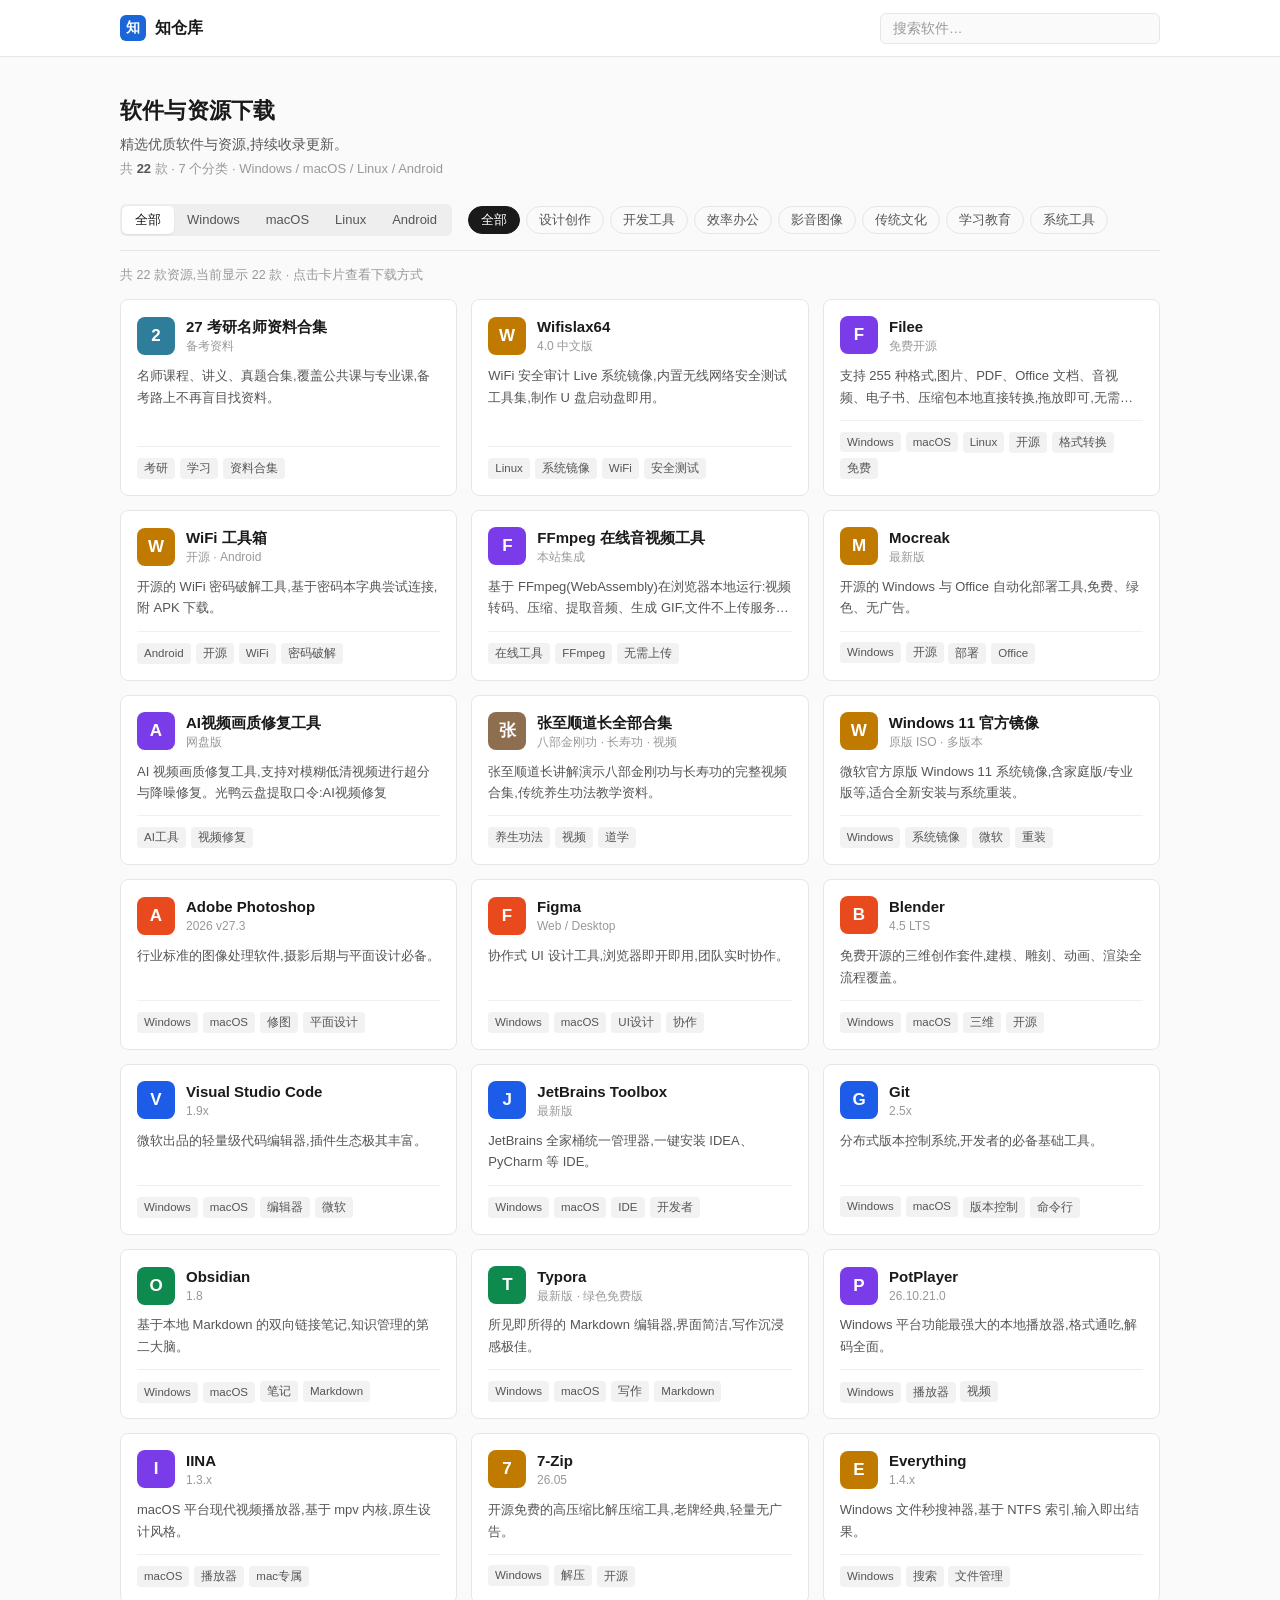
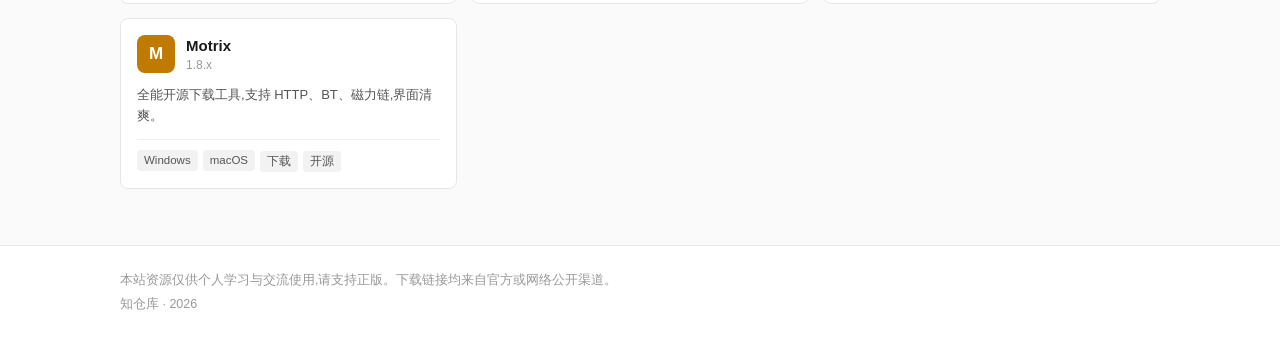
<file: index.html>
<!DOCTYPE html>
<html lang="zh-CN">
<head>
  <meta charset="UTF-8">
  <meta name="viewport" content="width=device-width, initial-scale=1.0">
  <title>知仓库 · 优质软件与资源分享</title>
  <meta name="description" content="知仓库,精选优质软件与资源分享站:设计创作、开发工具、效率办公、影音图像、传统文化、系统工具,持续收录更新,提供网盘下载。">
  <meta name="keywords" content="软件下载,免费软件,资源分享,Windows软件,Mac软件,设计软件,开发工具,效率软件,网盘资源,知仓库">
  <meta name="robots" content="index,follow">
  <meta name="theme-color" content="#1a66d9">
  <link rel="canonical" href="https://zhicangku.github.io/">
  <meta property="og:type" content="website">
  <meta property="og:site_name" content="知仓库">
  <meta property="og:title" content="知仓库 · 优质软件与资源分享">
  <meta property="og:description" content="精选优质软件与资源:设计创作、开发工具、效率办公、影音图像、传统文化、系统工具,持续收录更新。">
  <meta property="og:url" content="https://zhicangku.github.io/">
  <meta property="og:locale" content="zh_CN">
  <link rel="stylesheet" href="style.css">
  <link rel="icon" href="data:image/svg+xml,<svg xmlns='http://www.w3.org/2000/svg' viewBox='0 0 32 32'><rect x='2' y='2' width='28' height='28' rx='6' fill='%231a66d9'/><text x='16' y='22' font-size='15' font-family='sans-serif' font-weight='bold' fill='white' text-anchor='middle'>知</text></svg>">
</head>
<body>

  <header class="site-header">
    <div class="header-inner">
      <a class="brand" href="./">
        <span class="brand-mark">知</span>
        <span class="brand-name" id="siteName">知仓库</span>
      </a>
      <div class="search-wrap">
        <input type="search" id="searchInput" placeholder="搜索软件…" autocomplete="off">
      </div>
    </div>
  </header>

  <div class="container">
    <section class="page-intro">
      <h1 id="pageTitle">软件与资源下载</h1>
      <p class="page-desc" id="footDesc">精选优质软件与资源,持续收录更新。</p>
      <p class="page-stats">
        共 <b id="statApps">—</b> 款 · <span id="statCats">—</span> 个分类 · Windows / macOS / Linux / Android
      </p>
    </section>

    <div class="toolbar">
      <div class="platform-switch" role="tablist" aria-label="平台筛选">
        <button class="platform-btn is-active" data-platform="all" role="tab" aria-selected="true">全部</button>
        <button class="platform-btn" data-platform="win" role="tab" aria-selected="false">Windows</button>
        <button class="platform-btn" data-platform="mac" role="tab" aria-selected="false">macOS</button>
        <button class="platform-btn" data-platform="linux" role="tab" aria-selected="false">Linux</button>
        <button class="platform-btn" data-platform="android" role="tab" aria-selected="false">Android</button>
      </div>
      <div class="cat-chips" id="catChips"></div>
    </div>

    <div class="result-count" id="resultCount"></div>

    <main class="grid" id="appGrid" aria-live="polite"></main>

    <div class="empty" id="emptyState" hidden>
      <p>没有找到匹配的资源,换个关键词试试。</p>
    </div>
  </div>

  <footer class="site-footer">
    <div class="container">
      <p>本站资源仅供个人学习与交流使用,请支持正版。下载链接均来自官方或网络公开渠道。</p>
      <p class="footer-copy"><span id="footName">知仓库</span> · <span id="footYear"></span></p>
    </div>
  </footer>

  <!-- 下载方式弹窗 -->
  <div class="modal-mask" id="modalMask" hidden>
    <div class="modal" role="dialog" aria-modal="true" aria-labelledby="modalTitle">
      <button class="modal-close" id="modalClose" aria-label="关闭">&times;</button>
      <div class="modal-head">
        <span class="app-icon" id="modalIcon"></span>
        <div>
          <h3 id="modalTitle"></h3>
          <p class="modal-ver" id="modalVer"></p>
        </div>
      </div>
      <p class="modal-desc" id="modalDesc"></p>
      <p class="modal-label">选择下载方式</p>
      <div class="dl-list" id="dlList"></div>
    </div>
  </div>

  <script src="main.js"></script>
</body>
</html>
</file>
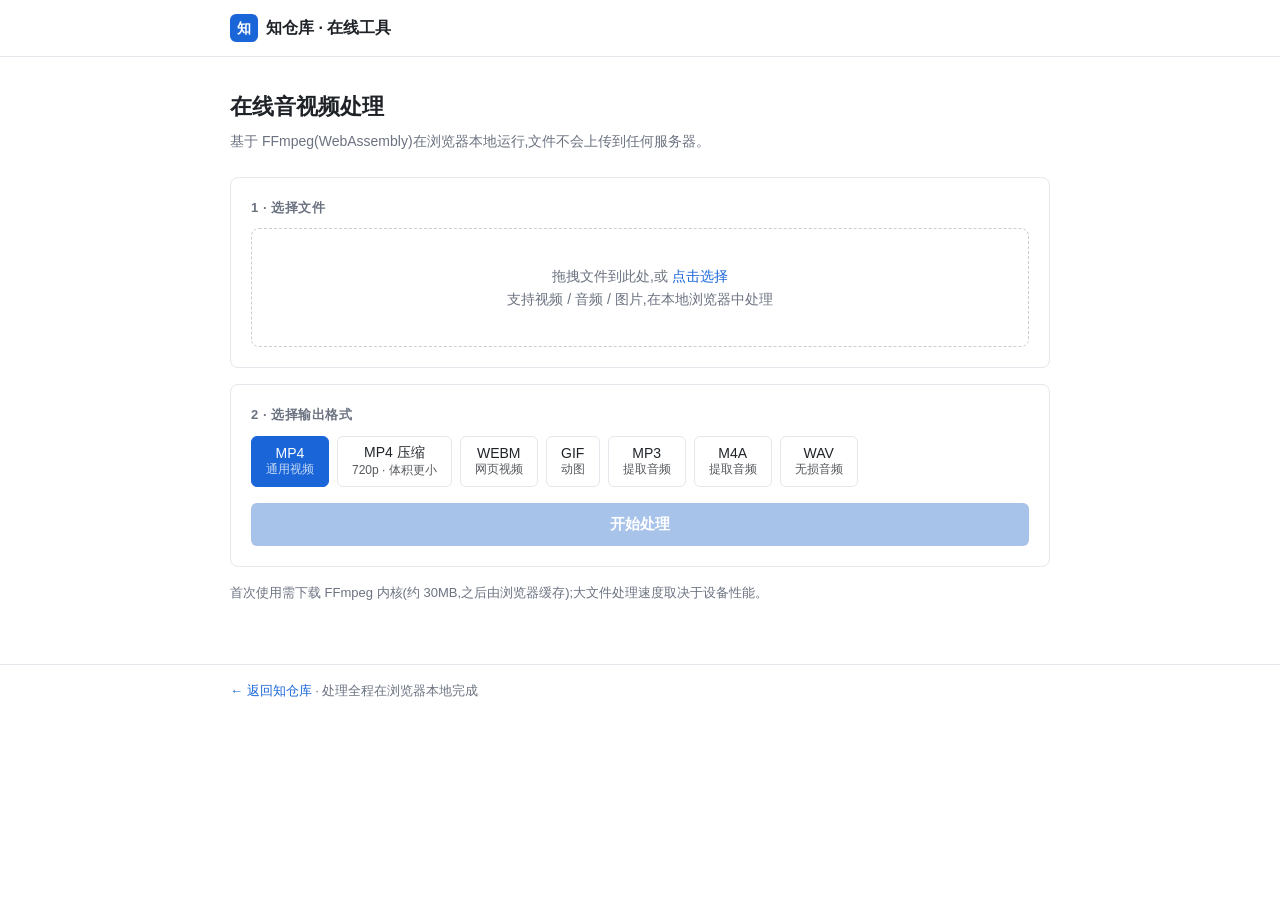
<file: tools/ffmpeg/index.html>
<!DOCTYPE html>
<html lang="zh-CN">
<head>
  <meta charset="UTF-8">
  <meta name="viewport" content="width=device-width, initial-scale=1.0">
  <title>在线音视频处理 · 知仓库</title>
  <meta name="description" content="知仓库在线音视频工具:基于 WebAssembly 在浏览器本地运行 FFmpeg,转码、压缩、提取音频、生成 GIF,文件不上传服务器。">
  <meta name="robots" content="index,follow">
  <meta name="theme-color" content="#1a66d9">
  <link rel="canonical" href="https://zhicangku.github.io/tools/ffmpeg/">
  <link rel="icon" href="data:image/svg+xml,<svg xmlns='http://www.w3.org/2000/svg' viewBox='0 0 32 32'><rect x='2' y='2' width='28' height='28' rx='6' fill='%231a66d9'/><text x='16' y='22' font-size='15' font-family='sans-serif' font-weight='bold' fill='white' text-anchor='middle'>知</text></svg>">
  <style>
    :root { --blue:#1a66d9; --line:#e4e7eb; --muted:#6b7280; --ink:#1f2328; }
    * { box-sizing:border-box; margin:0; padding:0; }
    body { font-family:-apple-system,BlinkMacSystemFont,"Segoe UI","PingFang SC","Microsoft YaHei",sans-serif; color:var(--ink); background:#fff; line-height:1.6; }
    a { color:var(--blue); text-decoration:none; }
    header { border-bottom:1px solid var(--line); }
    .header-inner { max-width:860px; margin:0 auto; padding:14px 20px; display:flex; justify-content:space-between; align-items:center; }
    .brand { display:flex; align-items:center; gap:8px; font-weight:600; font-size:16px; color:var(--ink); }
    .brand-mark { display:inline-flex; width:28px; height:28px; background:var(--blue); color:#fff; border-radius:6px; align-items:center; justify-content:center; font-size:14px; }
    main { max-width:860px; margin:0 auto; padding:32px 20px 60px; }
    h1 { font-size:22px; margin-bottom:6px; }
    .sub { color:var(--muted); font-size:14px; margin-bottom:24px; }
    .card { border:1px solid var(--line); border-radius:8px; padding:20px; margin-bottom:16px; }
    .label { font-size:13px; font-weight:600; color:var(--muted); text-transform:uppercase; letter-spacing:.04em; margin-bottom:10px; }
    #drop { border:1.5px dashed #c9ced6; border-radius:8px; padding:36px 16px; text-align:center; cursor:pointer; transition:border-color .15s, background .15s; }
    #drop:hover, #drop.over { border-color:var(--blue); background:#f5f9ff; }
    #drop p { color:var(--muted); font-size:14px; }
    #drop .pick { color:var(--blue); }
    #fileInfo { display:none; margin-top:12px; font-size:14px; }
    #fileInfo b { font-weight:600; }
    #fileInfo .size { color:var(--muted); }
    .fmts { display:flex; flex-wrap:wrap; gap:8px; }
    .fmt { border:1px solid var(--line); border-radius:6px; padding:7px 14px; font-size:14px; cursor:pointer; background:#fff; color:var(--ink); }
    .fmt:hover { border-color:var(--blue); }
    .fmt.on { background:var(--blue); border-color:var(--blue); color:#fff; }
    .fmt small { display:block; font-size:12px; opacity:.75; font-weight:400; }
    button.cta { width:100%; margin-top:16px; background:var(--blue); color:#fff; border:0; border-radius:6px; padding:12px; font-size:15px; font-weight:600; cursor:pointer; }
    button.cta:disabled { background:#a8c3ea; cursor:not-allowed; }
    button.cta:not(:disabled):hover { background:#1558bd; }
    #progressWrap { display:none; margin-top:14px; }
    .bar { height:6px; background:#eef0f3; border-radius:3px; overflow:hidden; }
    .bar i { display:block; height:100%; width:0; background:var(--blue); transition:width .2s; }
    #status { font-size:13px; color:var(--muted); margin-top:6px; }
    #result { display:none; }
    #result video, #result img, #result audio { display:block; max-width:100%; margin:12px 0; border-radius:6px; border:1px solid var(--line); }
    #download { display:inline-block; background:var(--blue); color:#fff; border-radius:6px; padding:10px 22px; font-weight:600; }
    #log { display:none; margin-top:12px; max-height:120px; overflow:auto; font-family:ui-monospace,Menlo,Consolas,monospace; font-size:11px; color:var(--muted); background:#f7f8fa; border:1px solid var(--line); border-radius:6px; padding:8px 10px; white-space:pre-wrap; word-break:break-all; }
    .note { font-size:13px; color:var(--muted); margin-top:8px; }
    footer { border-top:1px solid var(--line); color:var(--muted); font-size:13px; }
    .footer-inner { max-width:860px; margin:0 auto; padding:16px 20px; }
  </style>
</head>
<body>

<header>
  <div class="header-inner">
    <a class="brand" href="../../"><span class="brand-mark">知</span>知仓库 · 在线工具</a>
  </div>
</header>

<main>
  <h1>在线音视频处理</h1>
  <p class="sub">基于 FFmpeg(WebAssembly)在浏览器本地运行,文件不会上传到任何服务器。</p>

  <div class="card">
    <div class="label">1 · 选择文件</div>
    <div id="drop">
      <p>拖拽文件到此处,或 <span class="pick">点击选择</span></p>
      <p>支持视频 / 音频 / 图片,在本地浏览器中处理</p>
    </div>
    <input type="file" id="file" hidden>
    <div id="fileInfo"><b id="fileName"></b> <span class="size" id="fileSize"></span> <a href="#" id="clearFile">移除</a></div>
  </div>

  <div class="card">
    <div class="label">2 · 选择输出格式</div>
    <div class="fmts" id="fmts">
      <button class="fmt on" data-fmt="mp4">MP4<small>通用视频</small></button>
      <button class="fmt" data-fmt="mp4c">MP4 压缩<small>720p · 体积更小</small></button>
      <button class="fmt" data-fmt="webm">WEBM<small>网页视频</small></button>
      <button class="fmt" data-fmt="gif">GIF<small>动图</small></button>
      <button class="fmt" data-fmt="mp3">MP3<small>提取音频</small></button>
      <button class="fmt" data-fmt="m4a">M4A<small>提取音频</small></button>
      <button class="fmt" data-fmt="wav">WAV<small>无损音频</small></button>
    </div>
    <button class="cta" id="run" disabled>开始处理</button>
    <div id="progressWrap"><div class="bar"><i id="bar"></i></div><div id="status">准备中…</div></div>
    <pre id="log"></pre>
  </div>

  <div class="card" id="result">
    <div class="label">3 · 处理完成</div>
    <div id="preview"></div>
    <a id="download" download>保存到本地</a>
  </div>

  <p class="note">首次使用需下载 FFmpeg 内核(约 30MB,之后由浏览器缓存);大文件处理速度取决于设备性能。</p>
</main>

<footer><div class="footer-inner"><a href="../../">← 返回知仓库</a> · 处理全程在浏览器本地完成</div></footer>

<script src="vendor/ffmpeg.js"></script>
<script>
(function () {
  var FFmpeg = window.FFmpegWASM.FFmpeg;
  function fetchFile(f) { return f.arrayBuffer().then(function (b) { return new Uint8Array(b); }); }
  var ffmpeg = null, loaded = false, loading = false;
  var file = null, fmt = "mp4", running = false;

  var $ = function (id) { return document.getElementById(id); };
  var drop = $("drop"), fileInput = $("file"), runBtn = $("run");
  var bar = $("bar"), status = $("status"), logEl = $("log"), result = $("result");

  var CMDS = {
    mp4:  function (i) { return ["-i", i, "-c:v", "libx264", "-preset", "ultrafast", "-crf", "23", "-c:a", "aac", "-movflags", "+faststart", "output.mp4"]; },
    mp4c: function (i) { return ["-i", i, "-vf", "scale=-2:720", "-c:v", "libx264", "-preset", "ultrafast", "-crf", "28", "-c:a", "aac", "output.mp4"]; },
    webm: function (i) { return ["-i", i, "-c:v", "libvpx", "-b:v", "1M", "-c:a", "libvorbis", "output.webm"]; },
    gif:  function (i) { return ["-i", i, "-vf", "fps=10,scale=480:-1:flags=lanczos", "-loop", "0", "output.gif"]; },
    mp3:  function (i) { return ["-i", i, "-vn", "-c:a", "libmp3lame", "-q:a", "3", "output.mp3"]; },
    m4a:  function (i) { return ["-i", i, "-vn", "-c:a", "aac", "-b:a", "128k", "output.m4a"]; },
    wav:  function (i) { return ["-i", i, "-vn", "output.wav"]; }
  };
  var OUT_EXT = { mp4: "mp4", mp4c: "mp4", webm: "webm", gif: "gif", mp3: "mp3", m4a: "m4a", wav: "wav" };

  function fmtSize(n) {
    if (n > 1048576) return (n / 1048576).toFixed(1) + " MB";
    if (n > 1024) return (n / 1024).toFixed(0) + " KB";
    return n + " B";
  }
  function log(line) {
    logEl.style.display = "block";
    logEl.textContent += line + "\n";
    logEl.scrollTop = logEl.scrollHeight;
  }
  function setProgress(p) {
    var v = Math.max(0, Math.min(1, p || 0));
    bar.style.width = (v * 100).toFixed(1) + "%";
    status.textContent = "处理中 " + (v * 100).toFixed(0) + "%";
  }

  async function loadCore() {
    if (loaded) return;
    if (loading) throw new Error("内核加载中,请稍候");
    loading = true;
    status.textContent = "正在加载 FFmpeg 内核(约 30MB,首次较慢)…";
    var base = new URL("vendor/", location.href).href;
    await ffmpeg.load({
      coreURL: base + "ffmpeg-core.js",
      wasmURL: base + "ffmpeg-core.wasm"
    });
    loaded = true; loading = false;
  }

  ffmpeg = new FFmpeg();
  ffmpeg.on("progress", function (e) { setProgress(e.progress); });
  ffmpeg.on("log", function (e) { if (logEl.style.display === "block") log(e.message); });

  function pickFile(f) {
    if (running) return;
    file = f || null;
    if (file) {
      $("fileName").textContent = file.name;
      $("fileSize").textContent = "(" + fmtSize(file.size) + ")";
      $("fileInfo").style.display = "block";
      drop.style.display = "none";
    } else {
      $("fileInfo").style.display = "none";
      drop.style.display = "block";
    }
    runBtn.disabled = !(file && !running);
  }

  drop.addEventListener("click", function () { fileInput.click(); });
  fileInput.addEventListener("change", function () { pickFile(fileInput.files[0]); });
  $("clearFile").addEventListener("click", function (e) {
    e.preventDefault(); fileInput.value = ""; pickFile(null);
  });
  ["dragover", "dragenter"].forEach(function (ev) {
    drop.addEventListener(ev, function (e) { e.preventDefault(); drop.classList.add("over"); });
  });
  ["dragleave", "drop"].forEach(function (ev) {
    drop.addEventListener(ev, function (e) { e.preventDefault(); drop.classList.remove("over"); });
  });
  drop.addEventListener("drop", function (e) { pickFile(e.dataTransfer.files[0]); });

  $("fmts").addEventListener("click", function (e) {
    var btn = e.target.closest(".fmt");
    if (!btn || running) return;
    fmt = btn.dataset.fmt;
    document.querySelectorAll(".fmt").forEach(function (b) { b.classList.toggle("on", b === btn); });
  });

  runBtn.addEventListener("click", async function () {
    if (running || !file) return;
    running = true;
    runBtn.disabled = true;
    result.style.display = "none";
    $("progressWrap").style.display = "block";
    setProgress(0);
    logEl.textContent = "";
    try {
      await loadCore();
      var ext = (file.name.split(".").pop() || "bin").toLowerCase().replace(/[^a-z0-9]/g, "").slice(0, 8) || "bin";
      var inName = "input." + ext;
      await ffmpeg.writeFile(inName, await fetchFile(file));
      status.textContent = "处理中…";
      var out = "output." + OUT_EXT[fmt];
      var code = await ffmpeg.exec(CMDS[fmt](inName));
      if (code !== 0) throw new Error("FFmpeg 返回错误码 " + code + ",请查看日志");
      var data = await ffmpeg.readFile(out);
      await ffmpeg.deleteFile(inName);
      try { await ffmpeg.deleteFile(out); } catch (err) {}
      var blob = new Blob([data.buffer]);
      var base = file.name.replace(/\.[^.]+$/, "") || "output";
      var url = URL.createObjectURL(blob);
      var pv = $("preview");
      pv.innerHTML = "";
      if (OUT_EXT[fmt] === "gif") { var img = new Image(); img.src = url; pv.appendChild(img); }
      else if (OUT_EXT[fmt] === "mp4" || OUT_EXT[fmt] === "webm") { var v = document.createElement("video"); v.src = url; v.controls = true; pv.appendChild(v); }
      else { var a = document.createElement("audio"); a.src = url; a.controls = true; pv.appendChild(a); }
      var dl = $("download");
      dl.href = url;
      dl.download = base + "." + OUT_EXT[fmt];
      result.style.display = "block";
      bar.style.width = "100%";
      status.textContent = "完成(" + fmtSize(blob.size) + ")";
    } catch (err) {
      log(String(err && err.message || err));
      status.textContent = "处理失败,详情见下方日志";
    } finally {
      running = false;
      runBtn.disabled = !file;
    }
  });
})();
</script>
</body>
</html>
</file>
<file: style.css>
/* ============================================================
   资源仓库 — 简洁实用风
   白底 · 系统字体 · 细边框 · 单一蓝色点缀
   ============================================================ */

:root {
  --bg: #fafafa;
  --card: #ffffff;
  --text: #1a1a1a;
  --text-2: #555555;
  --text-3: #999999;
  --border: #e6e6e6;
  --border-dark: #cccccc;
  --blue: #1a66d9;
  --blue-dark: #1250b3;
  --blue-light: #eef4fc;
  --radius: 8px;
  --sans: -apple-system, BlinkMacSystemFont, "PingFang SC", "MiSans", "HarmonyOS Sans SC", "Microsoft YaHei", "Segoe UI", sans-serif;
}

* { margin: 0; padding: 0; box-sizing: border-box; }

::selection { background: #cfe2f8; }

body {
  font-family: var(--sans);
  font-size: 14px;
  background: var(--bg);
  color: var(--text);
  line-height: 1.65;
  min-height: 100vh;
  display: flex;
  flex-direction: column;
  -webkit-font-smoothing: antialiased;
}

a { color: inherit; text-decoration: none; }
button { font-family: inherit; cursor: pointer; }

.container {
  width: 100%;
  max-width: 1080px;
  margin: 0 auto;
  padding: 0 20px;
}

:focus-visible { outline: 2px solid var(--blue); outline-offset: 2px; }

/* ---------- 顶栏 ---------- */
.site-header {
  background: var(--card);
  border-bottom: 1px solid var(--border);
  position: sticky;
  top: 0;
  z-index: 10;
}
.header-inner {
  max-width: 1080px;
  margin: 0 auto;
  padding: 0 20px;
  height: 56px;
  display: flex;
  align-items: center;
  justify-content: space-between;
  gap: 16px;
}
.brand {
  display: flex;
  align-items: center;
  gap: 9px;
  flex-shrink: 0;
}
.brand-mark {
  display: grid;
  place-items: center;
  width: 26px;
  height: 26px;
  background: var(--blue);
  color: #fff;
  font-size: 14px;
  font-weight: 700;
  border-radius: 6px;
}
.brand-name {
  font-size: 16px;
  font-weight: 600;
}

.search-wrap { width: 280px; }
.search-wrap input {
  width: 100%;
  padding: 7px 12px;
  font-size: 13.5px;
  font-family: var(--sans);
  color: var(--text);
  background: var(--bg);
  border: 1px solid var(--border);
  border-radius: 6px;
  outline: none;
  transition: border-color .15s, box-shadow .15s, background .15s;
}
.search-wrap input::placeholder { color: var(--text-3); }
.search-wrap input:focus {
  background: var(--card);
  border-color: var(--blue);
  box-shadow: 0 0 0 3px rgba(26, 102, 217, .1);
}

/* ---------- 页面介绍 ---------- */
.page-intro {
  padding: 36px 0 24px;
}
.page-intro h1 {
  font-size: 22px;
  font-weight: 700;
  letter-spacing: .01em;
}
.page-desc {
  margin-top: 4px;
  font-size: 14px;
  color: var(--text-2);
}
.page-stats {
  margin-top: 2px;
  font-size: 13px;
  color: var(--text-3);
}
.page-stats b { font-weight: 600; color: var(--text-2); }

/* ---------- 筛选栏 ---------- */
.toolbar {
  display: flex;
  flex-wrap: wrap;
  align-items: center;
  gap: 10px 16px;
  padding-bottom: 14px;
  border-bottom: 1px solid var(--border);
}

.platform-switch {
  display: inline-flex;
  background: #eeeeee;
  border-radius: 6px;
  padding: 2px;
}
.platform-btn {
  padding: 5px 13px;
  font-size: 13px;
  background: transparent;
  border: none;
  border-radius: 5px;
  color: var(--text-2);
  transition: color .15s, background .15s;
}
.platform-btn:hover { color: var(--text); }
.platform-btn.is-active {
  background: var(--card);
  color: var(--text);
  font-weight: 500;
  box-shadow: 0 1px 2px rgba(0, 0, 0, .08);
}

.cat-chips { display: flex; flex-wrap: wrap; gap: 6px; }
.cat-chip {
  padding: 4px 12px;
  font-size: 13px;
  background: transparent;
  border: 1px solid var(--border);
  border-radius: 999px;
  color: var(--text-2);
  transition: all .15s;
}
.cat-chip .dot { display: none; }
.cat-chip:hover {
  border-color: var(--border-dark);
  color: var(--text);
}
.cat-chip.is-active {
  background: var(--text);
  border-color: var(--text);
  color: #fff;
}

.result-count {
  padding: 14px 0 0;
  font-size: 12.5px;
  color: var(--text-3);
}

/* ---------- 卡片列表 ---------- */
.grid {
  display: grid;
  grid-template-columns: repeat(auto-fill, minmax(310px, 1fr));
  gap: 14px;
  padding: 14px 0 56px;
}

.card {
  display: flex;
  flex-direction: column;
  background: var(--card);
  border: 1px solid var(--border);
  border-radius: var(--radius);
  padding: 16px;
  cursor: pointer;
  transition: border-color .15s, box-shadow .15s, transform .15s;
  animation: cardIn .25s ease both;
}
@keyframes cardIn {
  from { opacity: 0; }
  to   { opacity: 1; }
}
.card:hover,
.card:focus-visible {
  border-color: var(--border-dark);
  box-shadow: 0 1px 4px rgba(0, 0, 0, .05);
  transform: translateY(-1px);
}
.card:focus-visible { outline: 2px solid var(--blue); outline-offset: 2px; }

.card-head {
  display: flex;
  align-items: center;
  gap: 11px;
  margin-bottom: 10px;
}
.app-icon {
  display: grid;
  place-items: center;
  width: 38px;
  height: 38px;
  flex-shrink: 0;
  font-size: 17px;
  font-weight: 600;
  color: #fff;
  border-radius: 8px;
}
.card-head h3 {
  font-size: 15px;
  font-weight: 600;
  line-height: 1.4;
}
.card-head .ver {
  display: block;
  font-size: 12px;
  font-weight: 400;
  color: var(--text-3);
  margin-top: 1px;
}

.card-desc {
  font-size: 13px;
  color: var(--text-2);
  margin-bottom: 12px;
  display: -webkit-box;
  -webkit-line-clamp: 2;
  -webkit-box-orient: vertical;
  overflow: hidden;
}

/* 平台 + 标签:同一区块 */
.card-meta {
  margin-top: auto;
  display: flex;
  flex-wrap: wrap;
  gap: 5px;
  padding-top: 11px;
  border-top: 1px solid #f0f0f0;
}
.os-badge,
.tag {
  font-size: 11.5px;
  padding: 1px 7px;
  border-radius: 4px;
  color: var(--text-2);
  background: #f2f2f2;
}

/* ---------- 空状态 ---------- */
.empty {
  text-align: center;
  padding: 64px 0 88px;
  color: var(--text-3);
  font-size: 14px;
}

/* ---------- 页脚 ---------- */
.site-footer {
  margin-top: auto;
  background: var(--card);
  border-top: 1px solid var(--border);
  padding: 24px 0 28px;
  font-size: 12.5px;
  color: var(--text-3);
}
.footer-copy { margin-top: 4px; }

/* ---------- 下载弹窗 ---------- */
.modal-mask {
  position: fixed;
  inset: 0;
  z-index: 100;
  display: flex;
  align-items: center;
  justify-content: center;
  padding: 20px;
  background: rgba(0, 0, 0, .45);
}
.modal-mask[hidden] { display: none; }

.modal {
  position: relative;
  width: 100%;
  max-width: 400px;
  background: var(--card);
  border: 1px solid var(--border);
  border-radius: 10px;
  padding: 22px;
  animation: modalIn .18s ease both;
}
@keyframes modalIn {
  from { opacity: 0; transform: translateY(10px) scale(.98); }
  to   { opacity: 1; transform: translateY(0) scale(1); }
}

.modal-close {
  position: absolute;
  top: 10px;
  right: 10px;
  width: 28px;
  height: 28px;
  font-size: 18px;
  line-height: 1;
  color: var(--text-3);
  background: transparent;
  border: none;
  border-radius: 6px;
  transition: color .15s, background .15s;
}
.modal-close:hover { color: var(--text); background: #f2f2f2; }

.modal-head {
  display: flex;
  align-items: center;
  gap: 11px;
  margin-bottom: 12px;
  padding-right: 28px;
}
.modal-head h3 { font-size: 16px; font-weight: 600; line-height: 1.4; }
.modal-ver { font-size: 12px; color: var(--text-3); margin-top: 1px; }

.modal-desc {
  font-size: 13px;
  color: var(--text-2);
  padding-bottom: 14px;
  border-bottom: 1px solid #f0f0f0;
}

.modal-label {
  font-size: 12px;
  color: var(--text-3);
  margin: 14px 0 8px;
}

.dl-list { display: flex; flex-direction: column; gap: 8px; }
.dl-row {
  display: flex;
  align-items: center;
  justify-content: space-between;
  gap: 10px;
  padding: 10px 14px;
  font-size: 14px;
  border: 1px solid var(--border);
  border-radius: 6px;
  transition: border-color .15s, background .15s, color .15s;
}
.dl-row:hover {
  border-color: var(--blue);
  background: var(--blue-light);
  color: var(--blue);
}
.dl-go { font-size: 12px; color: var(--text-3); flex-shrink: 0; }
.dl-row:hover .dl-go { color: var(--blue); }

/* ---------- 响应式 ---------- */
@media (max-width: 640px) {
  .header-inner { height: auto; padding: 10px 16px; flex-wrap: wrap; }
  .search-wrap { width: 100%; order: 2; }
  .container { padding: 0 16px; }
  .page-intro { padding: 26px 0 20px; }
  .grid { grid-template-columns: 1fr; }
  .toolbar { align-items: flex-start; flex-direction: column; }
}
</file>
